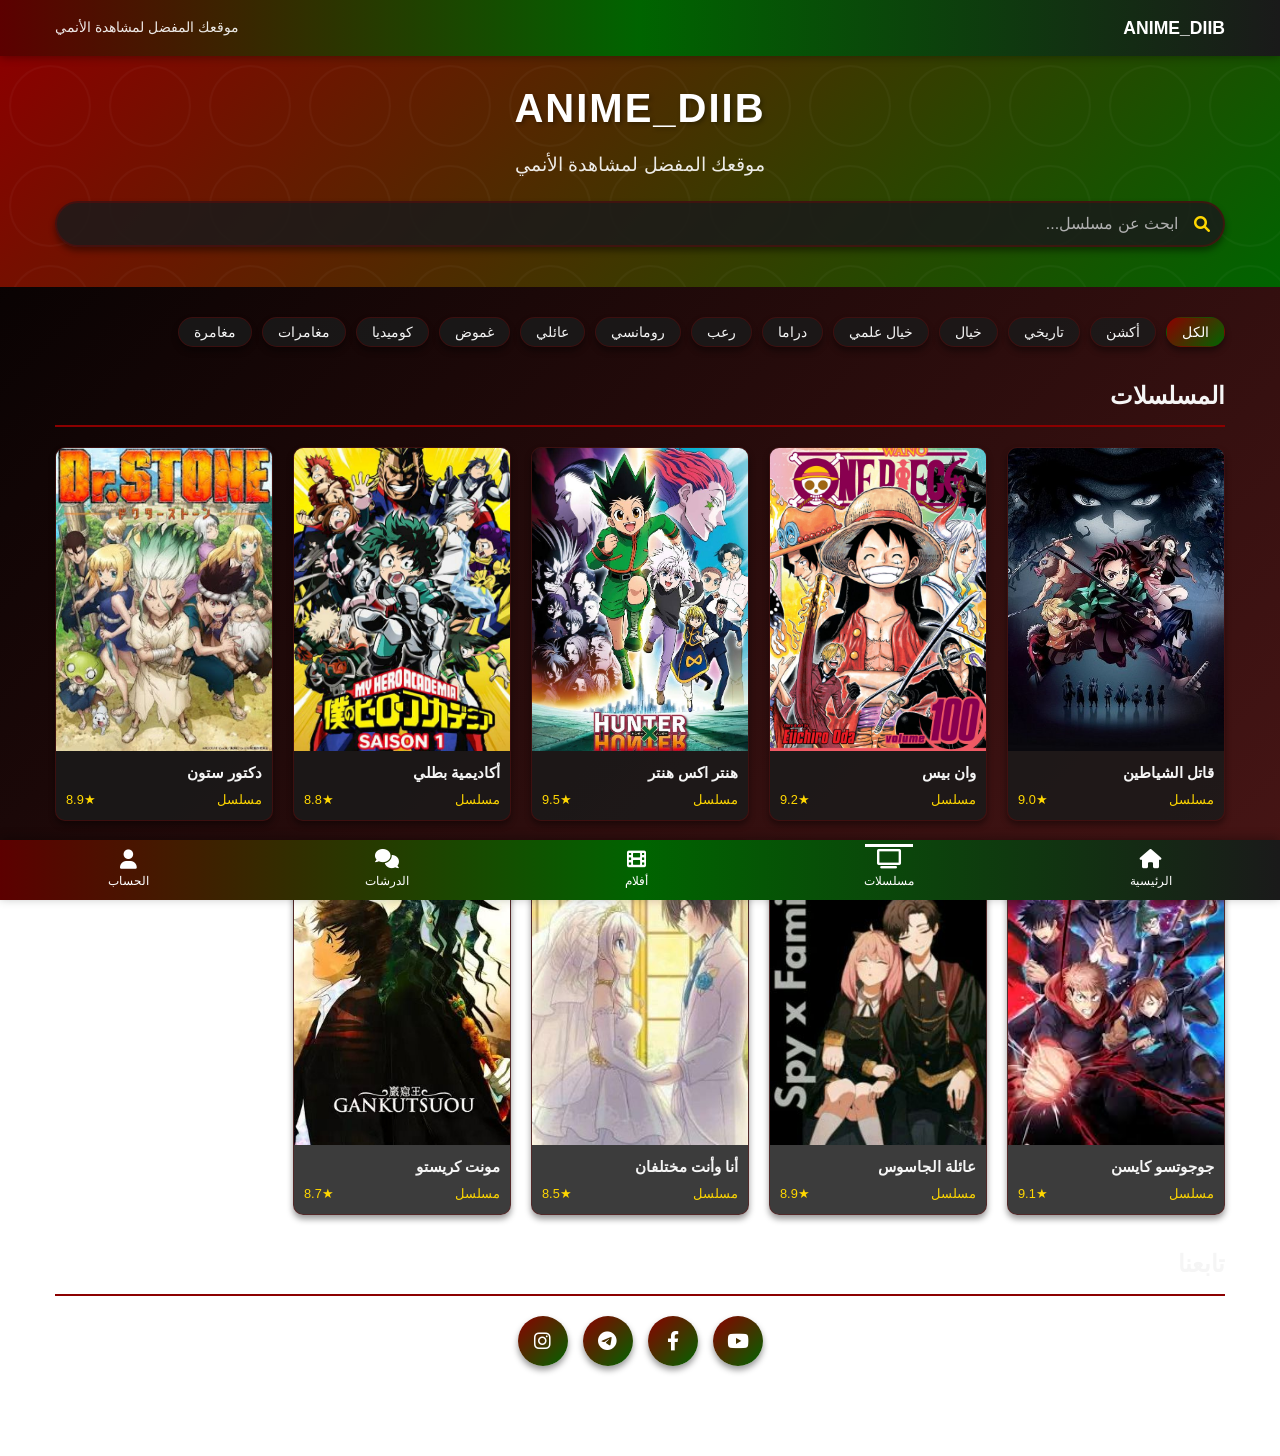
<file: anime.html>
<!DOCTYPE html>
<html lang="ar" dir="rtl">
<head>
    <meta charset="UTF-8">
    <meta name="viewport" content="width=device-width, initial-scale=1.0">
    <title>المسلسلات - ANIME_DIIB</title>
    <link rel="stylesheet" href="style.css">
    <link rel="stylesheet" href="https://cdnjs.cloudflare.com/ajax/libs/font-awesome/6.0.0-beta3/css/all.min.css">
</head>
<body>
    <div class="app-topbar">
        <div class="container topbar-content">
            <a href="index.html" class="topbar-logo">ANIME_DIIB</a>
            <span class="topbar-tagline">موقعك المفضل لمشاهدة الأنمي</span>
        </div>
    </div>
    <!-- الرأس -->
    <header>
        <button id="theme-toggle" class="theme-toggle" aria-label="تبديل الوضع الداكن">
            <i class="fas fa-moon"></i>
        </button>

        <div class="container header-content">
            <h1 class="logo">ANIME_DIIB</h1>
            <p class="tagline">موقعك المفضل لمشاهدة الأنمي</p>

            <div class="search-container">
                <input type="text" id="search-input" class="search-input" placeholder="ابحث عن مسلسل...">
                <i class="fas fa-search search-icon"></i>
            </div>
        </div>
    </header>

    <!-- المحتوى الرئيسي -->
    <main class="container">
        <!-- فلتر التصنيفات -->
        <section class="section">
            <div id="genre-filter" class="genre-filter">
                <!-- سيتم إنشاء أزرار الفلتر هنا بواسطة JavaScript -->
            </div>
        </section>

        <!-- قسم المسلسلات -->
        <section class="section">
            <h2 class="section-title">المسلسلات</h2>
            <div id="anime-container" class="cards-grid">
                <!-- سيتم تحميل البطاقات هنا بواسطة JavaScript -->
            </div>
        </section>
            <!-- قسم التواصل الاجتماعي -->
        <section class="section">
            <h2 class="section-title">تابعنا</h2>
             <div class="social-links">
                <a href="https://youtube.com" target="_blank" class="social-link" aria-label="يوتيوب">
                    <i class="fab fa-youtube"></i>
                </a>
                <a href="https://web.facebook.com/share/v/18ELx8HwRd/" target="_blank" class="social-link" aria-label="فيسبوك">
                    <i class="fab fa-facebook-f"></i>
                </a>
                <a href="https://telegram.org" target="_blank" class="social-link" aria-label="تيليجرام">
                    <i class="fab fa-telegram-plane"></i>
                </a>
                <a href="https://instagram.com" target="_blank" class="social-link" aria-label="انستغرام">
                    <i class="fab fa-instagram"></i>
                </a>
             </div>
        </section>
    </main>

    <!-- زر العودة للأعلى -->
    <button id="back-to-top" class="back-to-top" aria-label="العودة للأعلى">
        <i class="fas fa-arrow-up"></i>
    </button>

    <!-- التنقل السفلي -->
    <nav class="bottom-nav">
        <a href="index.html" class="nav-item">
            <i class="fas fa-home nav-icon"></i>
            <span class="nav-label">الرئيسية</span>
        </a>
        <a href="anime.html" class="nav-item active">
            <i class="fas fa-tv nav-icon"></i>
            <span class="nav-label">مسلسلات</span>
        </a>
        <a href="movie.html" class="nav-item">
            <i class="fas fa-film nav-icon"></i>
            <span class="nav-label">أفلام</span>
        </a>
           <a href="chats.html" class="nav-item">
            <i class="fas fa-comments nav-icon"></i>
            <span class="nav-label">الدرشات</span>
        </a>
        <a href="account.html" class="nav-item">
            <i class="fas fa-user nav-icon"></i>
            <span class="nav-label">الحساب</span>
        </a>
    </nav>

    <!-- ملفات JavaScript -->
    <script src="config.js"></script>
    <script src="firebase-init.js"></script>
    <script src="data.js"></script>
    <script src="main.js"></script>
    <script src="performance.js"></script>
</body>

</html>
</file>
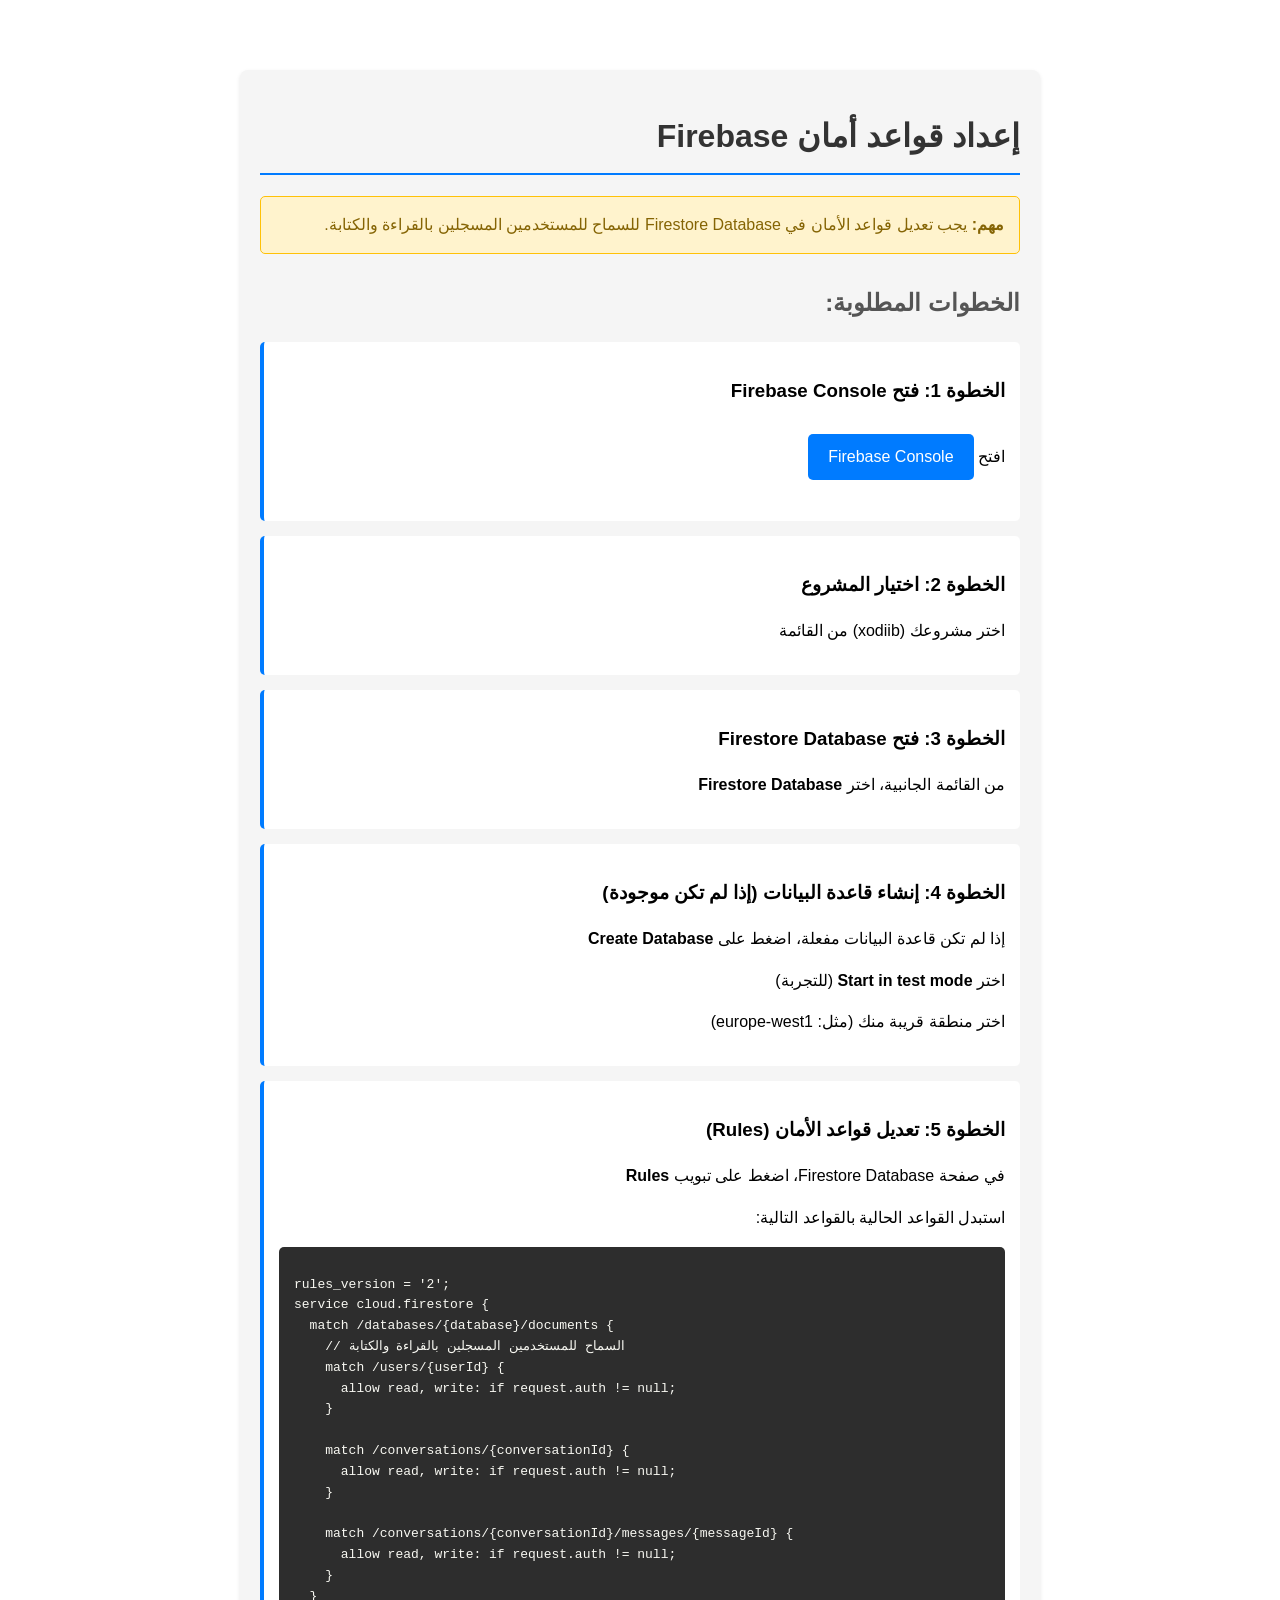
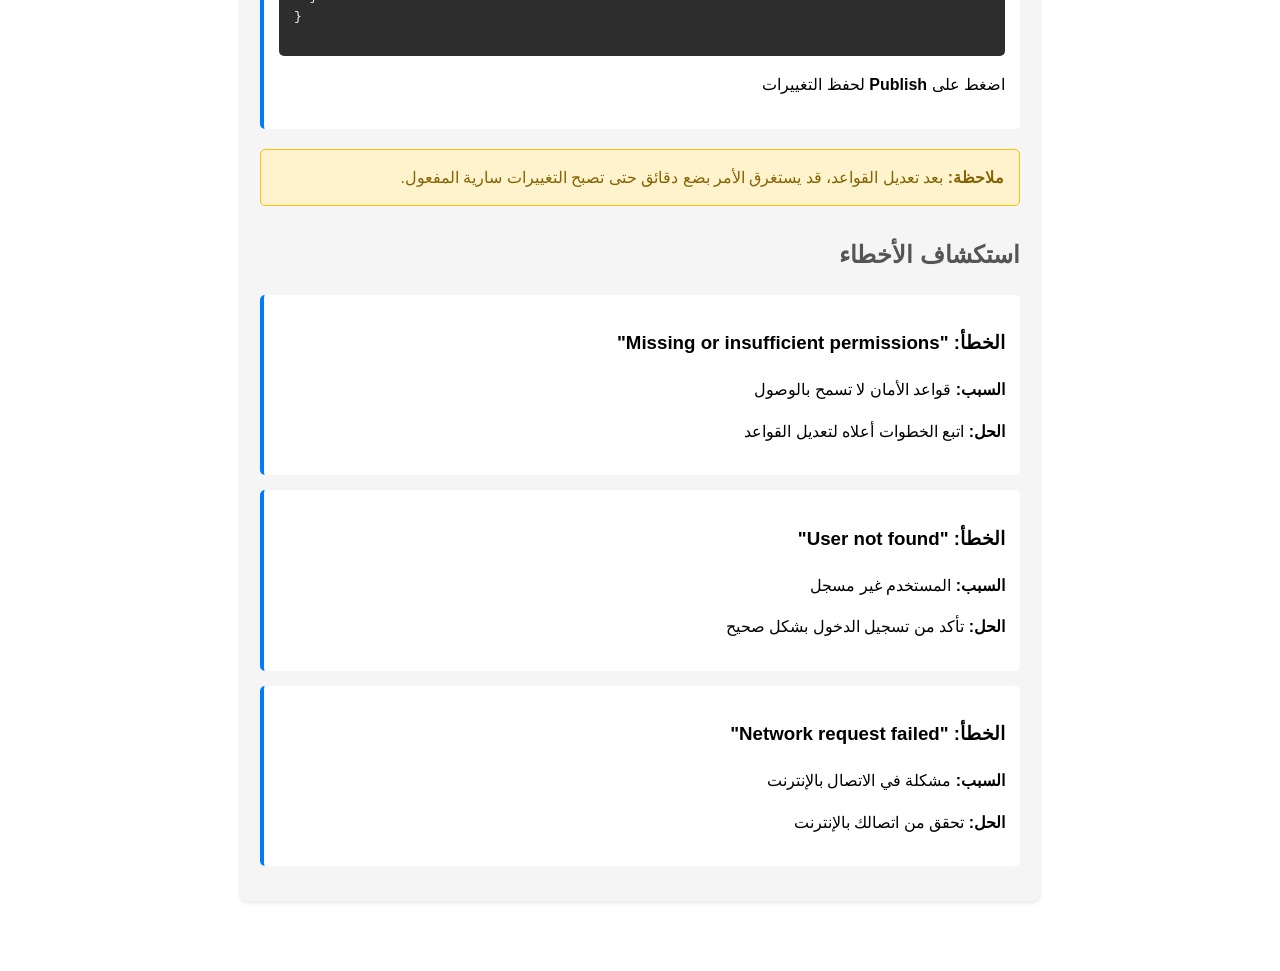
<file: setup-firebase-rules.html>
<!DOCTYPE html>
<html lang="ar" dir="rtl">
<head>
    <meta charset="UTF-8">
    <meta name="viewport" content="width=device-width, initial-scale=1.0">
    <title>إعداد قواعد أمان Firebase</title>
    <style>
        body {
            font-family: Arial, sans-serif;
            max-width: 800px;
            margin: 50px auto;
            padding: 20px;
            line-height: 1.6;
        }
        .container {
            background: #f5f5f5;
            padding: 20px;
            border-radius: 8px;
            box-shadow: 0 2px 4px rgba(0,0,0,0.1);
        }
        h1 {
            color: #333;
            border-bottom: 2px solid #007bff;
            padding-bottom: 10px;
        }
        h2 {
            color: #555;
            margin-top: 30px;
        }
        .step {
            background: white;
            padding: 15px;
            margin: 15px 0;
            border-radius: 5px;
            border-left: 4px solid #007bff;
        }
        .code-block {
            background: #2d2d2d;
            color: #f8f8f2;
            padding: 15px;
            border-radius: 5px;
            overflow-x: auto;
            direction: ltr;
            text-align: left;
        }
        .warning {
            background: #fff3cd;
            border: 1px solid #ffc107;
            color: #856404;
            padding: 15px;
            border-radius: 5px;
            margin: 20px 0;
        }
        .btn {
            display: inline-block;
            padding: 10px 20px;
            background: #007bff;
            color: white;
            text-decoration: none;
            border-radius: 5px;
            margin: 10px 0;
        }
        .btn:hover {
            background: #0056b3;
        }
    </style>
</head>
<body>
    <div class="container">
        <h1>إعداد قواعد أمان Firebase</h1>

        <div class="warning">
            <strong>مهم:</strong> يجب تعديل قواعد الأمان في Firestore Database للسماح للمستخدمين المسجلين بالقراءة والكتابة.
        </div>

        <h2>الخطوات المطلوبة:</h2>

        <div class="step">
            <h3>الخطوة 1: فتح Firebase Console</h3>
            <p>افتح <a href="https://console.firebase.google.com/" target="_blank" class="btn">Firebase Console</a></p>
        </div>

        <div class="step">
            <h3>الخطوة 2: اختيار المشروع</h3>
            <p>اختر مشروعك (xodiib) من القائمة</p>
        </div>

        <div class="step">
            <h3>الخطوة 3: فتح Firestore Database</h3>
            <p>من القائمة الجانبية، اختر <strong>Firestore Database</strong></p>
        </div>

        <div class="step">
            <h3>الخطوة 4: إنشاء قاعدة البيانات (إذا لم تكن موجودة)</h3>
            <p>إذا لم تكن قاعدة البيانات مفعلة، اضغط على <strong>Create Database</strong></p>
            <p>اختر <strong>Start in test mode</strong> (للتجربة)</p>
            <p>اختر منطقة قريبة منك (مثل: europe-west1)</p>
        </div>

        <div class="step">
            <h3>الخطوة 5: تعديل قواعد الأمان (Rules)</h3>
            <p>في صفحة Firestore Database، اضغط على تبويب <strong>Rules</strong></p>
            <p>استبدل القواعد الحالية بالقواعد التالية:</p>

            <div class="code-block">
<pre>
rules_version = '2';
service cloud.firestore {
  match /databases/{database}/documents {
    // السماح للمستخدمين المسجلين بالقراءة والكتابة
    match /users/{userId} {
      allow read, write: if request.auth != null;
    }

    match /conversations/{conversationId} {
      allow read, write: if request.auth != null;
    }

    match /conversations/{conversationId}/messages/{messageId} {
      allow read, write: if request.auth != null;
    }
  }
}
</pre>
            </div>

            <p>اضغط على <strong>Publish</strong> لحفظ التغييرات</p>
        </div>

        <div class="warning">
            <strong>ملاحظة:</strong> بعد تعديل القواعد، قد يستغرق الأمر بضع دقائق حتى تصبح التغييرات سارية المفعول.
        </div>

        <h2>استكشاف الأخطاء</h2>

        <div class="step">
            <h3>الخطأ: "Missing or insufficient permissions"</h3>
            <p><strong>السبب:</strong> قواعد الأمان لا تسمح بالوصول</p>
            <p><strong>الحل:</strong> اتبع الخطوات أعلاه لتعديل القواعد</p>
        </div>

        <div class="step">
            <h3>الخطأ: "User not found"</h3>
            <p><strong>السبب:</strong> المستخدم غير مسجل</p>
            <p><strong>الحل:</strong> تأكد من تسجيل الدخول بشكل صحيح</p>
        </div>

        <div class="step">
            <h3>الخطأ: "Network request failed"</h3>
            <p><strong>السبب:</strong> مشكلة في الاتصال بالإنترنت</p>
            <p><strong>الحل:</strong> تحقق من اتصالك بالإنترنت</p>
        </div>
    </div>
</body>
</html>
</file>
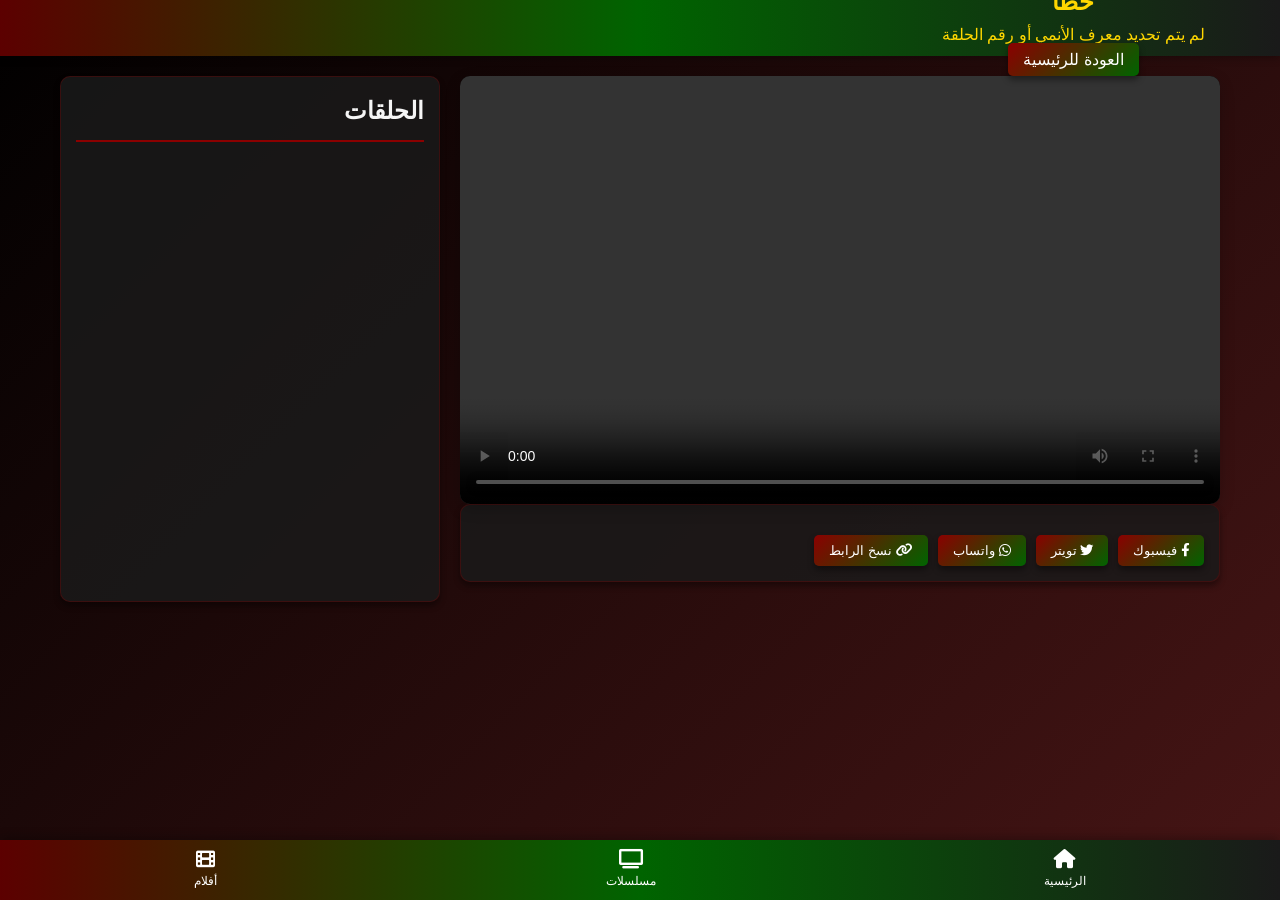
<file: watch.html>
<!DOCTYPE html>
<html lang="ar" dir="rtl">
<head>
    <meta charset="UTF-8">
    <meta name="viewport" content="width=device-width, initial-scale=1.0">
    <title>مشاهدة - ANIME_DIIB</title>
    <link rel="stylesheet" href="style.css">
    <link rel="stylesheet" href="https://cdnjs.cloudflare.com/ajax/libs/font-awesome/6.0.0-beta3/css/all.min.css">
    <script src="https://pl28795136.effectivegatecpm.com/c9/9c/e2/c99ce27fd81405ba47ad3678820d336c.js"></script>
</head>
<body>
    <div class="app-topbar">
        <div class="container topbar-content">
            <a href="index.html" class="topbar-logo">ANIME_DIIB</a>
            <span class="topbar-tagline">موقعك المفضل لمشاهدة الأنمي</span>
        </div>
    </div>
    <!-- المحتوى الرئيسي -->
    <main class="container watch-container">
        <!-- قسم الفيديو -->
        <div class="video-section">
            <div class="video-wrapper">
                <video id="video-player" controls preload="metadata" controlsList="nodownload">
                    <p>متصفحك لا يدعم تشغيل الفيديو.</p>
                </video>
            </div>

            <div class="video-info">
                <h2 id="episode-title" class="video-title"></h2>
                <div class="video-actions">
                    <button id="share-facebook" class="action-btn" aria-label="مشاركة على فيسبوك">
                        <i class="fab fa-facebook-f"></i> فيسبوك
                    </button>
                    <button id="share-twitter" class="action-btn" aria-label="مشاركة على تويتر">
                        <i class="fab fa-twitter"></i> تويتر
                    </button>
                    <button id="share-whatsapp" class="action-btn" aria-label="مشاركة على واتساب">
                        <i class="fab fa-whatsapp"></i> واتساب
                    </button>
                    <button id="share-copy" class="action-btn" aria-label="نسخ الرابط">
                        <i class="fas fa-link"></i> نسخ الرابط
                    </button>
                </div>
            </div>
        </div>
   


        <!-- قسم قائمة الحلقات -->
        <div class="episodes-sidebar">
            <h3 class="section-title">الحلقات</h3>
            <div id="episodes-list" class="episodes-list">
                <!-- سيتم تحميل الحلقات هنا بواسطة JavaScript -->
            </div>
        </div>
    </main>

    <!-- زر العودة للأعلى -->
    <button id="back-to-top" class="back-to-top" aria-label="العودة للأعلى">
        <i class="fas fa-arrow-up"></i>
    </button>

    <!-- التنقل السفلي -->
    <nav class="bottom-nav">
        <a href="index.html" class="nav-item">
            <i class="fas fa-home nav-icon"></i>
            <span class="nav-label">الرئيسية</span>
        </a>
        <a href="anime.html" class="nav-item">
            <i class="fas fa-tv nav-icon"></i>
            <span class="nav-label">مسلسلات</span>
        </a>
        <a href="movie.html" class="nav-item">
            <i class="fas fa-film nav-icon"></i>
            <span class="nav-label">أفلام</span>
        </a>
    </nav>

    <!-- ملفات JavaScript -->
    <script src="config.js"></script>
    <script src="firebase-init.js"></script>
    <script src="data.js"></script>
    <script src="main.js"></script>
    <script src="watch.js"></script>
    <script src="performance.js"></script>
</body>

</html>
</file>
<file: style.css>
/* ==========================================
   ANIME_DIIB - ملف الأنماط الرئيسي
   ========================================== */

/* تنسيقات المحادثة العامة */
.public-chat-banner {
  background: linear-gradient(135deg, var(--primary-color), var(--primary-light));
  color: white;
  padding: 20px;
  margin-bottom: 20px;
  border-radius: 12px;
  display: flex;
  justify-content: space-between;
  align-items: center;
  box-shadow: var(--shadow);
}

.public-chat-info {
  display: flex;
  align-items: center;
  gap: 15px;
  font-size: 1.2rem;
  font-weight: bold;
}

.public-chat-info i {
  font-size: 1.5rem;
  animation: pulse 2s infinite;
}

@keyframes pulse {
  0%, 100% { transform: scale(1); opacity: 1; }
  50% { transform: scale(1.1); opacity: 0.8; }
}

@keyframes gradientShift {
  0% { background-position: 0% 50%; }
  50% { background-position: 100% 50%; }
  100% { background-position: 0% 50%; }
}

.join-public-chat {
  background: linear-gradient(135deg, var(--primary-color), var(--secondary-color));
  color: var(--text-light);
  padding: 10px 20px;
  border: none;
  border-radius: 8px;
  font-weight: bold;
  cursor: pointer;
  transition: var(--transition);
  box-shadow: var(--shadow);
}

.join-public-chat:hover {
  transform: translateY(-2px);
  box-shadow: var(--shadow-hover);
}

/* تنسيقات رسائل المحادثة العامة */
.message-header {
  display: flex;
  align-items: center;
  gap: 8px;
  margin-bottom: 4px;
}

.message-avatar {
  width: 32px;
  height: 32px;
  border-radius: 50%;
  cursor: pointer;
  transition: transform 0.2s;
  object-fit: cover;
  border: 2px solid var(--primary-color);
}

.message-avatar:hover {
  transform: scale(1.1);
}

.message-author {
  font-size: 0.85rem;
  color: var(--primary-light);
  font-weight: bold;
  margin-bottom: 5px;
  padding: 0 10px;
}

.message-text {
  padding: 10px;
  border-radius: 8px;
  background: var(--card-bg);
  border: 1px solid var(--desc-border);
  box-shadow: var(--shadow);
  color: var(--text-color);
}

.message.me .message-author {
  color: var(--accent-color);
}

.message.you .message-text {
  background: var(--card-bg);
  border: 1px solid var(--desc-border);
}

.message.me .message-text {
  background: linear-gradient(135deg, var(--primary-color), var(--primary-light));
  color: var(--text-light);
  border-color: var(--primary-color);
}

.message.you .message-header {
  flex-direction: row;
}

.message.me .message-header {
  flex-direction: row-reverse;
}

/* تنسيقات عناصر الأصدقاء القابلة للنقر */
.friend-item {
  transition: var(--transition);
  border-radius: 8px;
  padding: 10px;
  margin-bottom: 10px;
}

.friend-item:hover {
  background: var(--desc-bg);
  transform: translateX(-5px);
  box-shadow: var(--shadow);
}

.friend-item:active {
  transform: translateX(-3px);
}

/* تنسيقات تبويبات المصادقة */
.auth-tabs {
  display: flex;
  gap: 10px;
  margin-bottom: 20px;
  border-bottom: 2px solid var(--desc-border);
}

.auth-tab {
  flex: 1;
  padding: 10px;
  background: none;
  border: none;
  cursor: pointer;
  font-size: 16px;
  color: var(--text-color);
  transition: var(--transition);
  border-bottom: 3px solid transparent;
  margin-bottom: -2px;
}

.auth-tab:hover {
  color: var(--primary-color);
}

.auth-tab.active {
  color: var(--primary-color);
  border-bottom-color: var(--primary-color);
  font-weight: bold;
}

/* المتغيرات الأساسية للألوان */
:root {
  /* درجات الأحمر */
  --primary-color: #8B0000; /* أحمر داكن */
  --primary-light: #A52A2A;
  --primary-dark: #5C0000;
  
  /* درجات الأخضر */
  --secondary-color: #006400; /* أخضر داكن */
  --secondary-light: #228B22;
  --secondary-dark: #004400;

  /* درجات الأصفر */
  --accent-color: #FFD700; /* أصفر ذهبي */
  --accent-light: #FFEB3B;
  --accent-dark: #FFA500;
  
  /* درجات الأسود */
  --dark-color: #1a1a1a;
  --dark-light: #2d2d2d;
  --dark-medium: #404040;
  
  --text-color: #f5f5f5;
  --text-light: #ffffff;
  --text-muted: #b0b0b0;
  
  /* خلفيات بتدرجات من الأحمر والأخضر والأصفر */
  --bg-color: linear-gradient(135deg,  #000000 0%, #471515 25%,  #4e2828 50%, #2b381e 75%,  #2a2525 100%);
  --bg-solid: var(--primary-dark);
  --card-bg: rgba(26, 26, 26, 0.85);
  --card-bg-hover: rgba(45, 45, 45, 0.9);
  --desc-bg: rgba(45, 26, 26, 0.9);
  --desc-border: rgba(139, 0, 0, 0.3);
  
  --shadow: 0 4px 6px rgba(0, 0, 0, 0.4);
  --shadow-hover: 0 8px 12px rgba(0, 0, 0, 0.5);
  --transition: all 0.3s ease;
  --nav-height: 60px;
  --topbar-height: 56px;
}

/* الوضع الداكن */
[data-theme="dark"] {
  --text-color: #f5f5f5;
  --text-light: #ffffff;
  --text-muted: #b0b0b0;
  --bg-color: linear-gradient(135deg, var(--primary-dark) 0%, var(--primary-color) 25%, var(--secondary-color) 50%, #FFD700 75%, var(--primary-dark) 100%);
  --bg-solid: var(--primary-dark);
  --card-bg: rgba(20, 20, 20, 0.9);
  --card-bg-hover: rgba(30, 30, 30, 0.95);
  --desc-bg: rgba(30, 15, 15, 0.9);
  --desc-border: rgba(139, 0, 0, 0.4);
  --shadow: 0 4px 8px rgba(0, 0, 0, 0.6);
  --shadow-hover: 0 8px 16px rgba(0, 0, 0, 0.7);
}

/* تنسيقات عامة */
* {
  margin: 0;
  padding: 0;
  box-sizing: border-box;
}

body {
  font-family: 'Segoe UI', Tahoma, Geneva, Verdana, sans-serif;
  background: var(--bg-color);
  background-attachment: fixed;
  background-size: 400% 400%;
  animation: gradientShift 15s ease infinite;
  color: var(--text-color);
  line-height: 1.6;
  transition: var(--transition);
  padding-bottom: var(--nav-height); /* مسافة للتنقل السفلي */
  padding-top: var(--topbar-height); /* مساحة للشريط العلوي الثابت */
}

.container {
  max-width: 1200px;
  margin: 0 auto;
  padding: 0 15px;
}

a {
  text-decoration: none;
  color: inherit;
  transition: var(--transition);
}

ul {
  list-style: none;
}

img {
  max-width: 100%;
  height: auto;
  display: block;
}

/* الرأس */
header {
  background: linear-gradient(135deg, var(--primary-color), var(--secondary-color));
  color: var(--text-light);
  padding: 20px 0;
  position: relative;
  overflow: hidden;
}

header::before {
  content: '';
  position: absolute;
  top: 0;
  left: 0;
  right: 0;
  bottom: 0;
  background: url('data:image/svg+xml;utf8,<svg xmlns="http://www.w3.org/2000/svg" width="100" height="100" viewBox="0 0 100 100"><rect width="100" height="100" fill="none"/><circle cx="50" cy="50" r="40" stroke="rgba(255,255,255,0.1)" stroke-width="2" fill="none"/></svg>');
  background-size: 100px 100px;
  opacity: 0.3;
  pointer-events: none;
}

.header-content {
  position: relative;
  z-index: 1;
  text-align: center;
}

.logo {
  font-size: 2.5rem;
  font-weight: bold;
  margin-bottom: 10px;
  text-transform: uppercase;
  letter-spacing: 2px;
  text-shadow: 2px 2px 4px rgba(0, 0, 0, 0.3);
}

.tagline {
  font-size: 1.2rem;
  opacity: 0.9;
}

/* شريط البحث */
.search-container {
  margin: 20px 0;
  position: relative;
}

.search-input {
  width: 100%;
  padding: 12px 45px 12px 15px;
  border: 2px solid var(--desc-border);
  border-radius: 25px;
  background: var(--card-bg);
  color: var(--text-color);
  font-size: 1rem;
  box-shadow: var(--shadow);
  transition: var(--transition);
}

.search-input:focus {
  outline: none;
  border-color: var(--primary-color);
  box-shadow: 0 2px 15px rgba(139, 0, 0, 0.3);
}

.search-input::placeholder {
  color: var(--text-muted);
}

.search-icon {
  position: absolute;
  right: 15px;
  top: 50%;
  transform: translateY(-50%);
  color: var(--accent-color);
}

/* الأقسام */
.section {
  margin: 30px 0;
}

.section-title {
  font-size: 1.5rem;
  margin-bottom: 20px;
  padding-bottom: 10px;
  border-bottom: 2px solid var(--primary-color);
  display: flex;
  justify-content: space-between;
  align-items: center;
}

.view-all {
  font-size: 0.9rem;
  color: var(--accent-color);
}

/* البطاقات */
.cards-grid {
  display: grid;
  grid-template-columns: repeat(auto-fill, minmax(150px, 1fr));
  gap: 15px;
}

.anime-card {
  background: var(--card-bg);
  border: 1px solid var(--desc-border);
  border-radius: 10px;
  overflow: hidden;
  box-shadow: var(--shadow);
  transition: var(--transition);
  cursor: pointer;
  position: relative;
}

.anime-card::before {
  content: '';
  position: absolute;
  top: 0;
  left: 0;
  right: 0;
  height: 3px;
  background: linear-gradient(90deg, var(--primary-color), var(--secondary-color));
  opacity: 0;
  transition: var(--transition);
}

.anime-card:hover {
  transform: translateY(-5px);
  box-shadow: var(--shadow-hover);
  background: var(--card-bg-hover);
}

.anime-card:hover::before {
  opacity: 1;
}

.anime-cover {
  position: relative;
  padding-top: 140%; /* نسبة العرض للارتفاع */
  overflow: hidden;
}

.anime-cover img {
  position: absolute;
  top: 0;
  left: 0;
  width: 100%;
  height: 100%;
  object-fit: cover;
  transition: var(--transition);
}

.anime-card:hover .anime-cover img {
  transform: scale(1.05);
}

.anime-info {
  padding: 10px;
}

.anime-title {
  font-size: 0.95rem;
  margin-bottom: 5px;
  white-space: nowrap;
  overflow: hidden;
  text-overflow: ellipsis;
}

.anime-meta {
  display: flex;
  justify-content: space-between;
  font-size: 0.8rem;
  color: var(--accent-color);
}

.anime-rating {
  display: flex;
  align-items: center;
}

.anime-rating::before {
  content: '★';
  margin-right: 3px;
}

/* صفحة التفاصيل */
.details-header {
  position: relative;
  min-height: 180px;
  height: auto;
  overflow: visible;
  padding: 12px 0 18px;
  background-size: cover;
}

/* زر الرجوع */
.back-button {
  position: absolute;
  top: 20px;
  right: 20px;
  width: 40px;
  height: 40px;
  background-color: rgba(255, 255, 255, 0.2);
  color: var(--text-light);
  border: none;
  border-radius: 50%;
  cursor: pointer;
  display: flex;
  align-items: center;
  justify-content: center;
  z-index: 40;
  transition: var(--transition);
}

.back-button:hover {
  background-color: rgba(255, 255, 255, 0.3);
  transform: translateX(-5px);
}

.details-background {
  position: absolute;
  top: 0;
  left: 0;
  width: 100%;
  height: 100%;
  object-fit: cover;
  filter: brightness(0.5);
  pointer-events: none;
  z-index: 0;
}

.details-content {
  position: relative;
  z-index: 2;
  padding: 20px;
  display: flex;
  flex-direction: column;
  align-items: center;
  text-align: center;
  color: var(--text-light);
}

.details-info {
  width: 100%;
  box-sizing: border-box;
}

.details-cover {
  width: 150px;
  height: 220px;
  border-radius: 10px;
  box-shadow: 0 5px 15px rgba(0, 0, 0, 0.3);
  margin-bottom: 15px;
}

.details-title {
  font-size: 1.8rem;
  margin-bottom: 10px;
}

.details-meta {
  display: flex;
  gap: 15px;
  margin-bottom: 15px;
  justify-content: center;
  align-items: center;
  flex-wrap: wrap;
}

.details-genre {
  display: flex;
  flex-wrap: wrap;
  justify-content: center;
  gap: 8px;
  margin-bottom: 15px;
}

.genre-tag {
  background-color: rgba(255, 255, 255, 0.2);
  padding: 4px 10px;
  border-radius: 15px;
  font-size: 0.85rem;
}

.details-description {
  max-width: 820px;
  margin: 12px auto 20px;
  line-height: 1.7;
  color: var(--text-color);
  text-align: center;
  background-color: var(--desc-bg);
  border: 1px solid var(--desc-border);
  padding: 12px 16px;
  border-radius: 10px;
  box-shadow: 0 6px 18px rgba(0,0,0,0.06);
}

/* قائمة الحلقات */
.episodes-container {
  padding: 20px;
}

.episodes-grid {
  display: grid;
  grid-template-columns: repeat(auto-fill, minmax(120px, 1fr));
  gap: 10px;
}

.episode-card {
  background: var(--card-bg);
  border: 1px solid var(--desc-border);
  border-radius: 8px;
  overflow: hidden;
  box-shadow: var(--shadow);
  transition: var(--transition);
  cursor: pointer;
  text-align: center;
  padding: 15px 10px;
  position: relative;
}

.episode-card::before {
  content: '';
  position: absolute;
  top: 0;
  left: 0;
  right: 0;
  height: 2px;
  background: linear-gradient(90deg, var(--secondary-color), var(--primary-color));
  opacity: 0;
  transition: var(--transition);
}

.episode-card:hover {
  transform: translateY(-3px);
  box-shadow: var(--shadow-hover);
  background: var(--card-bg-hover);
}

.episode-card:hover::before {
  opacity: 1;
}

.episode-number {
  display: block;
  font-size: 1.2rem;
  font-weight: bold;
  color: var(--accent-color);
  margin-bottom: 5px;
}

.episode-title {
  font-size: 0.85rem;
}

/* صفحة المشاهدة */
.watch-container {
  padding: 20px;
}

.video-wrapper {
  position: relative;
  padding-bottom: 56.25%; /* نسبة العرض للارتفاع 16:9 */
  height: 0;
  overflow: hidden;
  background-color: #000;
  border-radius: 10px;
  box-shadow: 0 5px 15px rgba(0, 0, 0, 0.2);
  margin-bottom: 20px;
}

/* ----- درشات ونافذة تسجيل الدخول ----- */
.modal {
  position: fixed;
  inset: 0;
  display: none;
  align-items: center;
  justify-content: center;
  background: rgba(0,0,0,0.7);
  z-index: 1000;
  padding: 20px;
}
.modal[aria-hidden="false"] { display: flex; }
.modal-content {
  background: var(--card-bg);
  border: 1px solid var(--desc-border);
  color: var(--text-color);
  width: 380px;
  max-width: 100%;
  border-radius: 12px;
  padding: 18px;
  box-shadow: var(--shadow-hover);
  text-align: center;
}
.modal-content h3 { margin-bottom: 12px; }
.modal-content label { display:block; text-align:right; margin:8px 0 4px; font-size:0.95rem; }
.modal-content input { width:100%; padding:10px; border-radius:8px; border:1px solid var(--desc-border); margin-bottom:8px; }
.btn { background: linear-gradient(135deg, var(--primary-color), var(--primary-light)); color: var(--text-light); border: none; padding: 10px 14px; border-radius: 10px; cursor: pointer; transition: var(--transition); box-shadow: var(--shadow); }
.btn:hover { transform: translateY(-2px); box-shadow: var(--shadow-hover); }
.btn.ghost { background: transparent; border: 1px solid var(--desc-border); color: var(--text-color); }

/* Tabs */
.tabs { display:flex; gap:8px; margin-bottom:12px; }
.tab { flex:1; padding:10px 12px; border-radius:10px; background: var(--card-bg); border:1px solid var(--desc-border); cursor:pointer; text-align:center; transition: var(--transition); }
.tab:hover { background: var(--card-bg-hover); }
.tab.active { background: linear-gradient(135deg, var(--primary-color), var(--secondary-color)); color: var(--text-light); border-color: transparent; }

.messages-list, .friends-list { display:flex; flex-direction:column; gap:10px; }
.friend-item, .chat-item { display:flex; gap:12px; align-items:center; padding:10px; background: var(--card-bg); border:1px solid var(--desc-border); border-radius:10px; box-shadow: var(--shadow); cursor:pointer; transition: var(--transition); }
.friend-item:hover, .chat-item:hover { background: var(--card-bg-hover); box-shadow: var(--shadow-hover); }
.friend-avatar { width:56px; height:56px; border-radius:50%; object-fit:cover; }
.friend-meta { flex:1; display:flex; justify-content:space-between; align-items:center; gap:10px; }
.friend-meta strong { display:block; }
.friend-actions .btn { padding:6px 10px; font-size:0.9rem; }
.last-msg { font-size:0.85rem; color:var(--text-color); opacity:0.8; }

/* Profile card */
.profile-card { 
  text-align:center; 
  padding:20px; 
  background:var(--card-bg); 
  border-radius:12px; 
  box-shadow:var(--shadow);
  margin-bottom: 20px;
}

.profile-avatar { 
  width:120px; 
  height:120px; 
  border-radius:50%; 
  object-fit:cover; 
  margin:0 auto 12px;
  border: 4px solid var(--primary-color);
  transition: transform 0.3s;
}

.profile-avatar:hover {
  transform: scale(1.05);
}

.account-email {
  color: var(--desc-color);
  font-size: 0.95rem;
  margin-bottom: 20px;
}

.account-stats {
  display: flex;
  justify-content: center;
  gap: 30px;
  margin-bottom: 24px;
  padding: 16px;
  background: var(--bg-color);
  border-radius: 12px;
}

.stat-item {
  display: flex;
  flex-direction: column;
  align-items: center;
  gap: 8px;
}

.stat-item i {
  font-size: 1.5rem;
  color: var(--accent-color);
}

.stat-item span {
  font-size: 0.9rem;
  color: var(--desc-color);
}

.account-footer {
  margin-top: 30px;
  text-align: center;
}

.btn.primary {
  background: var(--primary-color);
  color: var(--text-light);
}

.btn.danger {
  background: #ff4757;
  color: white;
  opacity: 0.7;
  transition: all 0.3s;
}

.btn.danger:hover {
  opacity: 1;
  transform: translateY(-2px);
}

/* Chatroom layout */
.chatroom-container { display:flex; flex-direction:column; height: calc(100vh - var(--topbar-height) - var(--nav-height) - 40px); gap:10px; }
.messages-window { flex:1; overflow:auto; padding:12px; display:flex; flex-direction:column; gap:8px; }
.message { max-width:70%; padding:10px; border-radius:12px; background:var(--card-bg); border:1px solid var(--desc-border); box-shadow:var(--shadow); margin-bottom:12px; }
.message.me { margin-left:auto; background: linear-gradient(135deg, var(--primary-color), var(--primary-light)); color:var(--text-light); border-color: var(--primary-color); }
.message.you { margin-right:auto; background:var(--card-bg); border:1px solid var(--desc-border); }

.input-row { display:flex; gap:8px; padding:8px; align-items:center; background: var(--card-bg); border-radius:12px; border:1px solid var(--desc-border); }
.message-input { flex:1; padding:10px; border-radius:20px; border:1px solid var(--desc-border); background: var(--bg-solid); color: var(--text-color); }
.send-btn { padding:10px 12px; border-radius:12px; background: linear-gradient(135deg, var(--primary-color), var(--secondary-color)); color: var(--text-light); border:none; }

/* small screens */
@media (max-width:600px) {
  .modal-content { width: 100%; }
  .friend-avatar { width:48px; height:48px; }
  .profile-avatar { width:96px; height:96px; }
}
.video-wrapper video {
  position: absolute;
  top: 0;
  left: 0;
  width: 100%;
  height: 100%;
}

.video-info {
  background: var(--card-bg);
  border: 1px solid var(--desc-border);
  border-radius: 10px;
  padding: 15px;
  box-shadow: var(--shadow);
  margin-bottom: 20px;
  transition: var(--transition);
}

.video-info:hover {
  box-shadow: var(--shadow-hover);
}

.video-title {
  font-size: 1.3rem;
  margin-bottom: 10px;
}

.video-actions {
  display: flex;
  gap: 10px;
  margin-top: 15px;
}

.action-btn {
  background: linear-gradient(135deg, var(--primary-color), var(--secondary-color));
  color: var(--text-light);
  border: none;
  padding: 8px 15px;
  border-radius: 5px;
  cursor: pointer;
  transition: var(--transition);
  box-shadow: var(--shadow);
}

.action-btn:hover {
  transform: translateY(-2px);
  box-shadow: var(--shadow-hover);
}

/* قائمة الحلقات الجانبية */
.episodes-sidebar {
  background: var(--card-bg);
  border: 1px solid var(--desc-border);
  border-radius: 10px;
  padding: 15px;
  box-shadow: var(--shadow);
  transition: var(--transition);
}

.episodes-sidebar:hover {
  box-shadow: var(--shadow-hover);
}

.episodes-list {
  max-height: 300px;
  overflow-y: auto;
}

.episode-item {
  padding: 10px;
  border-bottom: 1px solid var(--desc-border);
  cursor: pointer;
  transition: var(--transition);
  display: flex;
  align-items: center;
  border-radius: 5px;
}

.episode-item:hover {
  background: var(--card-bg-hover);
  transform: translateX(-3px);
}

.episode-item.active {
  background: linear-gradient(135deg, rgba(139, 0, 0, 0.2), rgba(0, 100, 0, 0.2));
  border-right: 3px solid var(--primary-color);
}

.episode-number-small {
  display: inline-block;
  width: 30px;
  height: 30px;
  line-height: 30px;
  text-align: center;
  background: linear-gradient(135deg, var(--primary-color), var(--secondary-color));
  color: var(--text-light);
  border-radius: 50%;
  margin-right: 10px;
  box-shadow: var(--shadow);
}

.episode-title-small {
  flex: 1;
}

/* الروابط الاجتماعية */
.social-links {
  display: flex;
  justify-content: center;
  gap: 15px;
  margin: 20px 0;
}

.social-link {
  display: flex;
  align-items: center;
  justify-content: center;
  width: 50px;
  height: 50px;
  border-radius: 50%;
  background: linear-gradient(135deg, var(--primary-color), var(--secondary-color));
  color: var(--text-light);
  font-size: 1.2rem;
  transition: var(--transition);
  text-decoration: none;
  box-shadow: var(--shadow);
}

.social-link:hover {
  transform: translateY(-5px) scale(1.1);
  box-shadow: var(--shadow-hover);
}

/* زر العودة للأعلى */
.back-to-top {
  position: fixed;
  bottom: 80px;
  right: 20px;
  width: 40px;
  height: 40px;
  background: linear-gradient(135deg, var(--primary-color), var(--secondary-color));
  color: var(--text-light);
  border: none;
  border-radius: 50%;
  cursor: pointer;
  display: flex;
  align-items: center;
  justify-content: center;
  box-shadow: var(--shadow);
  opacity: 0;
  visibility: hidden;
  transition: var(--transition);
  z-index: 99;
}

.back-to-top.visible {
  opacity: 1;
  visibility: visible;
}

.back-to-top:hover {
  transform: translateY(-3px) scale(1.1);
  box-shadow: var(--shadow-hover);
}

/* التنقل السفلي */
.bottom-nav {
  position: fixed;
  bottom: 0;
  left: 0;
  width: 100%;
  height: var(--nav-height);
  background: linear-gradient(90deg, var(--primary-dark) 0%, var(--secondary-color) 50%, var(--dark-color) 100%);
  box-shadow: 0 -2px 10px rgba(0, 0, 0, 0.3);
  display: flex;
  justify-content: space-around;
  align-items: center;
  z-index: 200;
}

.nav-item {
  display: flex;
  flex-direction: column;
  align-items: center;
  justify-content: center;
  color: var(--text-light);
  padding: 5px;
  transition: var(--transition);
  position: relative;
}

.nav-item::before {
  content: '';
  position: absolute;
  top: 0;
  left: 50%;
  transform: translateX(-50%);
  width: 0;
  height: 3px;
  background: var(--text-light);
  transition: var(--transition);
}

.nav-item:hover {
  color: var(--text-light);
  opacity: 1;
  transform: translateY(-2px);
}

.nav-item:hover::before {
  width: 60%;
}

.nav-item.active {
  color: var(--text-light);
}

.nav-item.active::before {
  width: 80%;
}

.nav-icon {
  font-size: 1.2rem;
  margin-bottom: 3px;
}

.nav-label {
  font-size: 0.75rem;
}

/* تبديل الوضع الداكن */
.theme-toggle {
  position: absolute;
  top: 20px;
  right: 20px;
  left: auto;
  background: rgba(255, 255, 255, 0.15);
  color: var(--text-light);
  border: 1px solid rgba(255, 255, 255, 0.3);
  border-radius: 50%;
  width: 40px;
  height: 40px;
  z-index: 40;
  cursor: pointer;
  display: flex;
  align-items: center;
  justify-content: center;
  transition: var(--transition);
  box-shadow: var(--shadow);
}

.theme-toggle:hover {
  background: rgba(255, 255, 255, 0.25);
  transform: rotate(180deg);
  box-shadow: var(--shadow-hover);
}



/* في صفحة التفاصيل: نضع زر الوضع قليلاً إلى اليسار حتى لا يتداخل مع زر العودة */
.details-header .theme-toggle {
  right: 70px;
}

/* استجابة للشاشات الكبيرة */
@media (min-width: 768px) {
  .cards-grid {
    grid-template-columns: repeat(auto-fill, minmax(180px, 1fr));
    gap: 20px;
  }

  .details-content {
    flex-direction: row;
    text-align: left;
    align-items: flex-start;
  }

  .details-info {
    width: calc(100% - 190px);
    padding-left: 20px;
  }
  .details-cover {
    margin-right: 30px;
    margin-bottom: 0;
  }

  .details-title {
    font-size: 2.2rem;
  }

  .details-genre {
    justify-content: flex-start;
  }

  .episodes-grid {
    grid-template-columns: repeat(auto-fill, minmax(150px, 1fr));
  }

  .watch-container {
    display: grid;
    grid-template-columns: 2fr 1fr;
    gap: 20px;
  }

  .video-wrapper {
    margin-bottom: 0;
  }
}

/* تحسين تنسيق صفحة التفاصيل على الشاشات الصغيرة */
@media (max-width: 767px) {
  .details-header {
    padding: 12px 8px 20px;
    min-height: 160px;
  }

  .details-content {
    padding: 10px;
    text-align: center;
  }

  .details-cover {
    width: 110px;
    height: 165px;
    margin-bottom: 12px;
  }

  .details-title {
    font-size: 1.4rem;
    margin-top: 6px;
  }

  .details-meta {
    gap: 8px;
    font-size: 0.85rem;
  }

  .details-description {
    padding: 10px 12px;
    font-size: 0.95rem;
    text-align: center;
    max-width: 96%;
  }
}

/* تحسين أزرار الرجوع والوضع على الشاشات الصغيرة */
@media (max-width: 480px) {
  .back-button, .theme-toggle {
    width: 48px;
    height: 48px;
  }

  /* في صفحة التفاصيل نزح زر الوضع قليلاً أكثر لعدم التداخل */
  .details-header .theme-toggle {
    right: 90px;
  }

  .back-button {
    right: 16px;
    top: 16px;
  }
}

/* تأثيرات التحميل */
.lazy-load {
  opacity: 0;
  transition: opacity 0.3s;
}

.lazy-load.loaded {
  opacity: 1;
}

/* رسالة التحميل */
.loading {
  text-align: center;
  padding: 40px 20px;
  color: var(--text-color);
}

.loading::after {
  content: '';
  display: block;
  width: 40px;
  height: 40px;
  margin: 20px auto 0;
  border: 4px solid rgba(139, 0, 0, 0.1);
  border-top-color: var(--primary-color);
  border-radius: 50%;
  animation: spin 1s linear infinite;
}

@keyframes spin {
  to {
    transform: rotate(360deg);
  }
}

/* رسالة الخطأ */
.error-message {
  text-align: center;
  padding: 40px 20px;
  color: var(--accent-color);
}

/* فلتر التصنيفات */
.genre-filter {
  display: flex;
  flex-wrap: wrap;
  gap: 10px;
  margin-bottom: 20px;
}

.filter-btn {
  background: var(--card-bg);
  border: 1px solid var(--desc-border);
  color: var(--text-color);
  padding: 6px 15px;
  border-radius: 20px;
  cursor: pointer;
  transition: var(--transition);
  font-size: 0.85rem;
  box-shadow: var(--shadow);
}

.filter-btn:hover {
  background: var(--card-bg-hover);
  transform: translateY(-2px);
  box-shadow: var(--shadow-hover);
}

.filter-btn.active {
  background: linear-gradient(135deg, var(--primary-color), var(--secondary-color));
  color: var(--text-light);
  border-color: transparent;
}




/* الشريط العلوي الثابت */
.app-topbar {
  position: fixed;
  top: 0;
  left: 0;
  right: 0;
  height: var(--topbar-height);
  background: linear-gradient(90deg, var(--primary-dark) 0%, var(--secondary-color) 50%, var(--dark-color) 100%);
  display: flex;
  align-items: center;
  z-index: 250;
  box-shadow: 0 2px 8px rgba(0,0,0,0.3);
}

.app-topbar .topbar-content {
  display: flex;
  align-items: center;
  justify-content: space-between;
  width: 100%;
}

.topbar-logo {
  font-size: 1.1rem;
  font-weight: 700;
  color: #ffffff;
  text-decoration: none;
}

.topbar-tagline {
  font-size: 0.9rem;
  color: rgba(255,255,255,0.95);
  opacity: 0.95;
}

/* TEMP: اخفاء زر الوضع الداكن مؤقتاً */
.theme-toggle {
  display: none !important;
}
</file>
